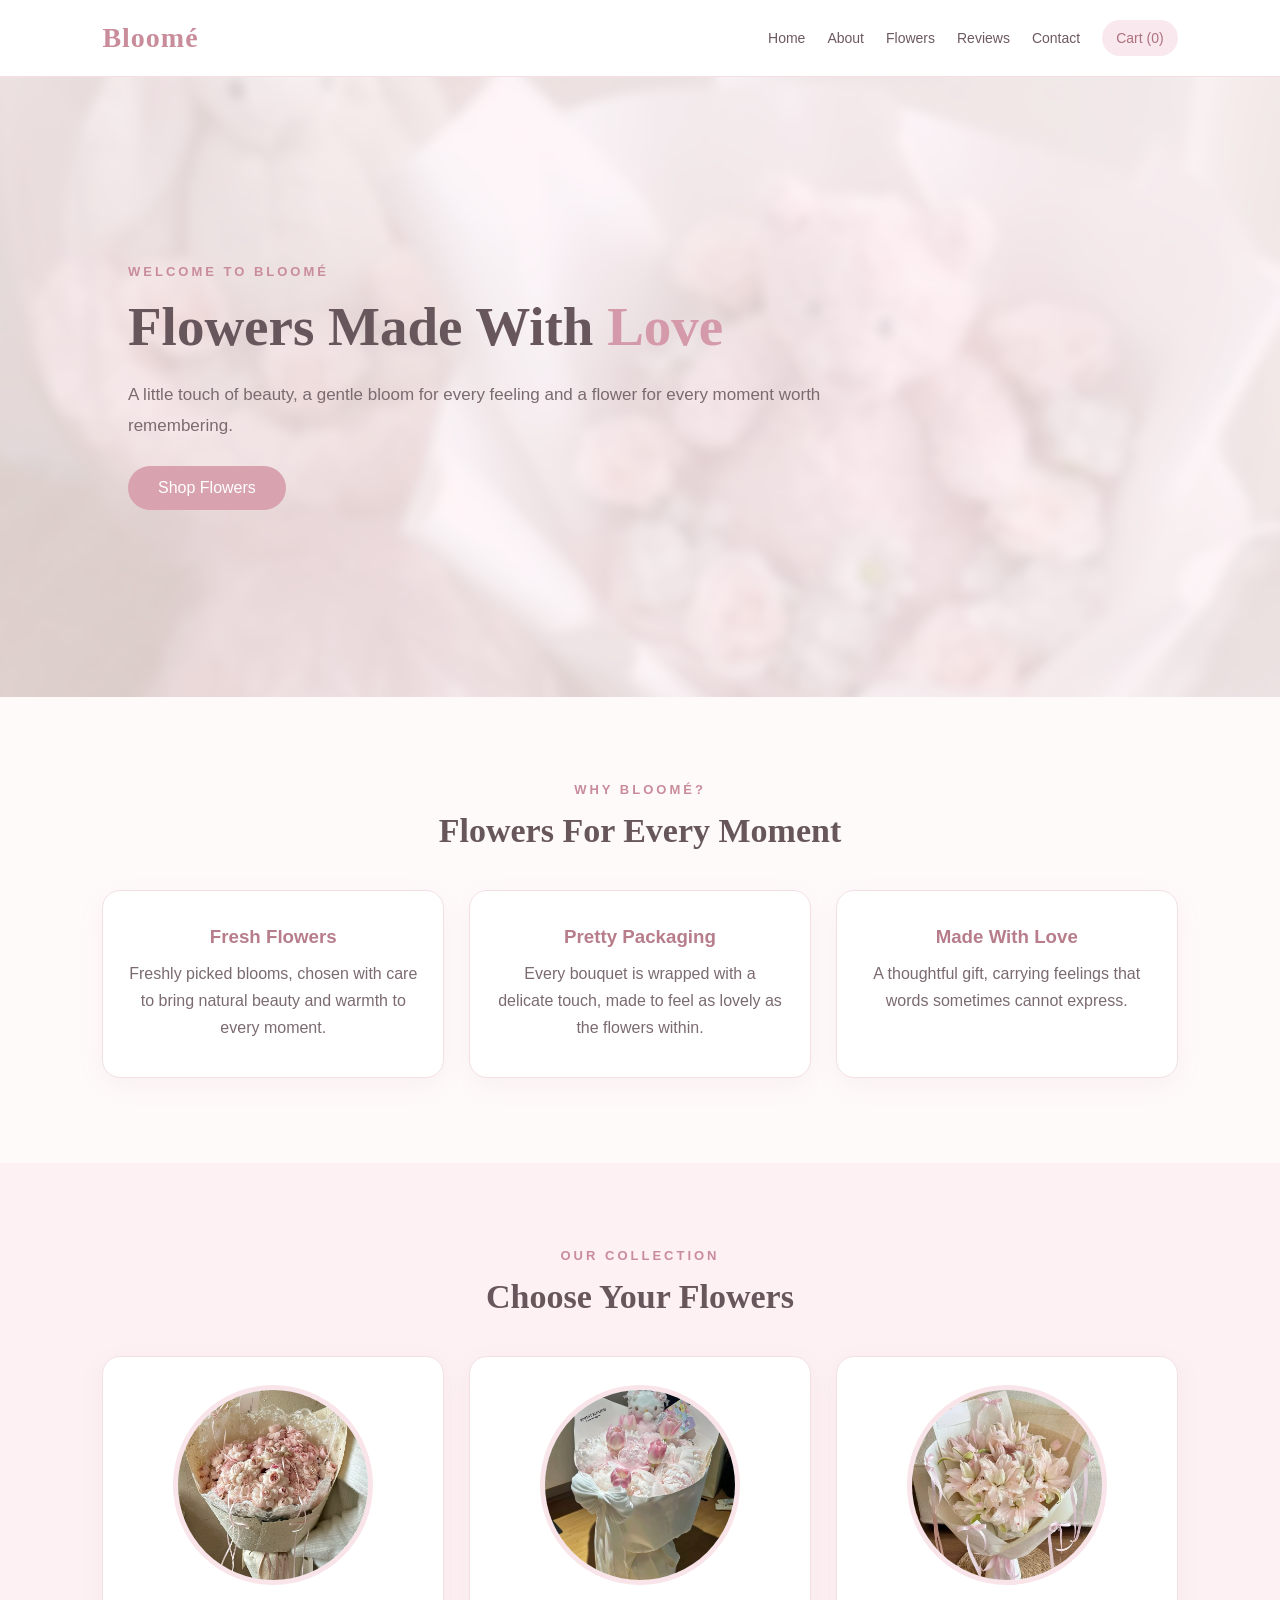
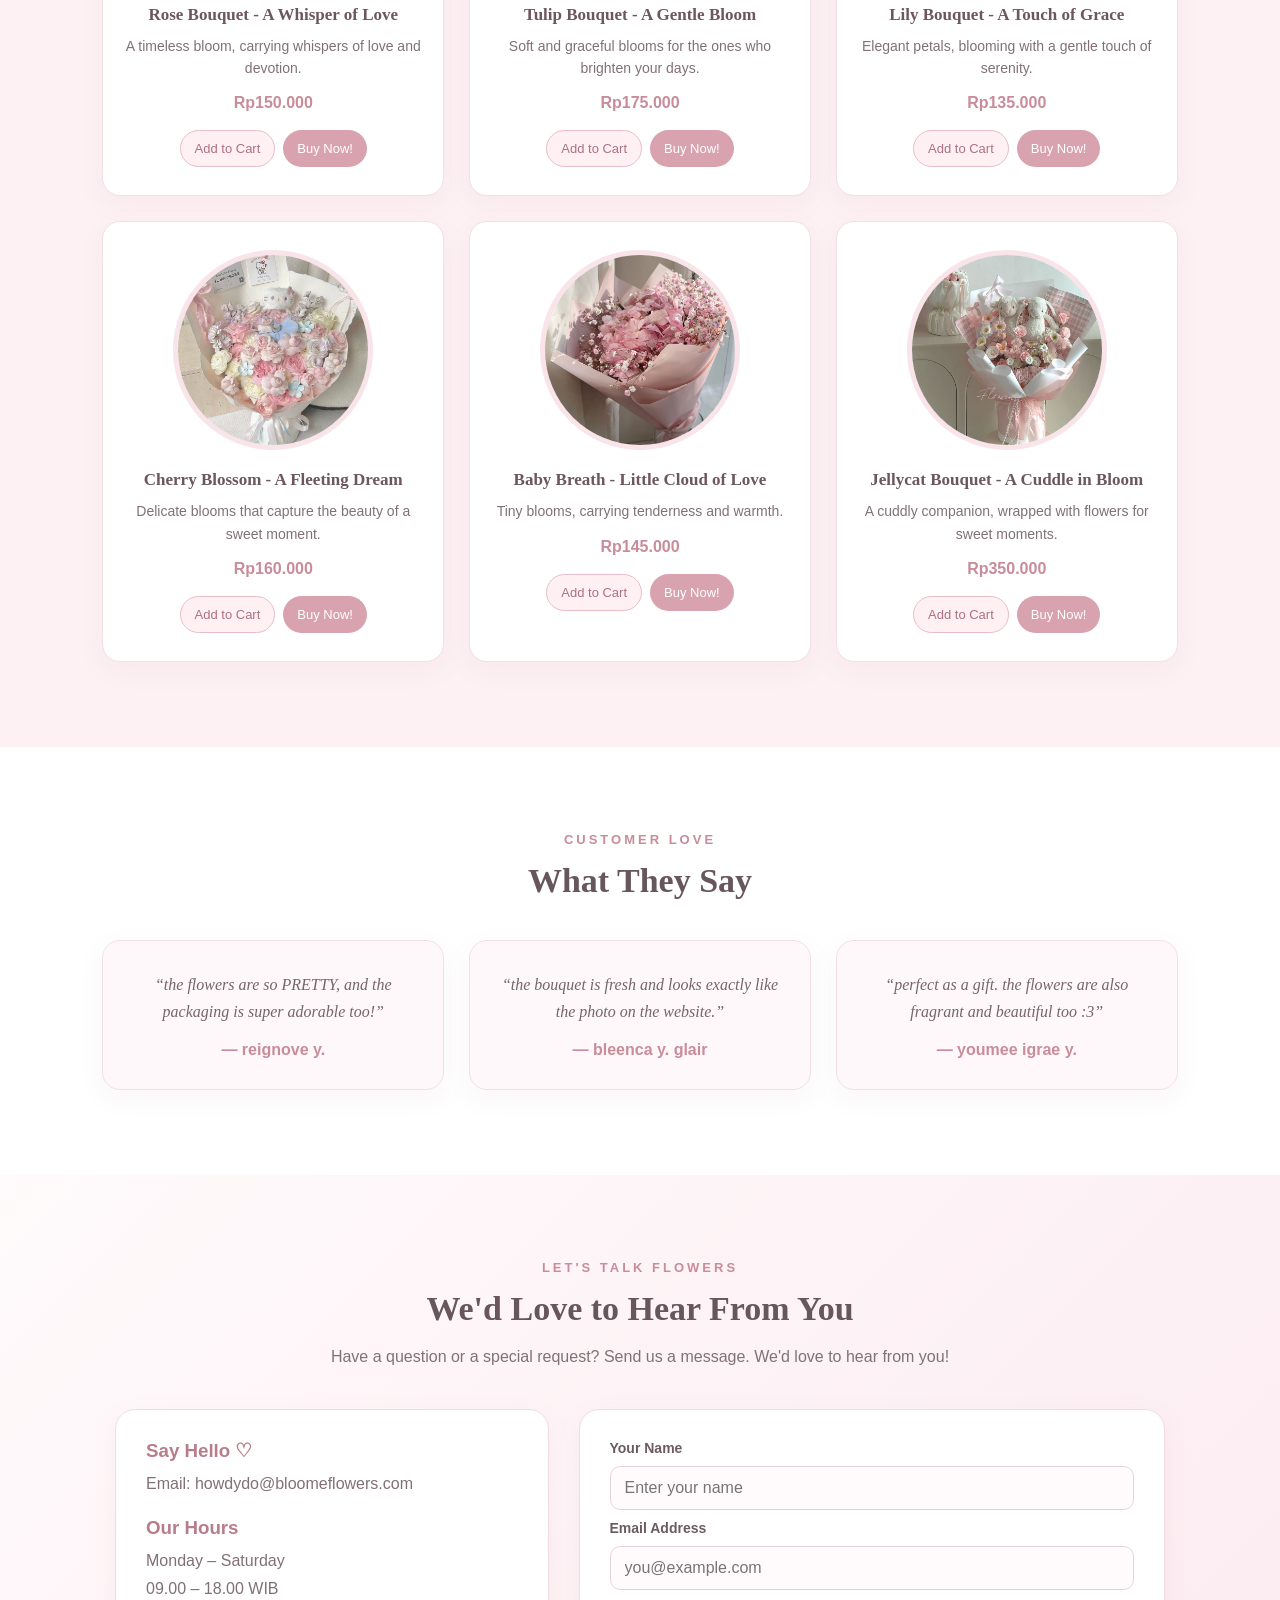
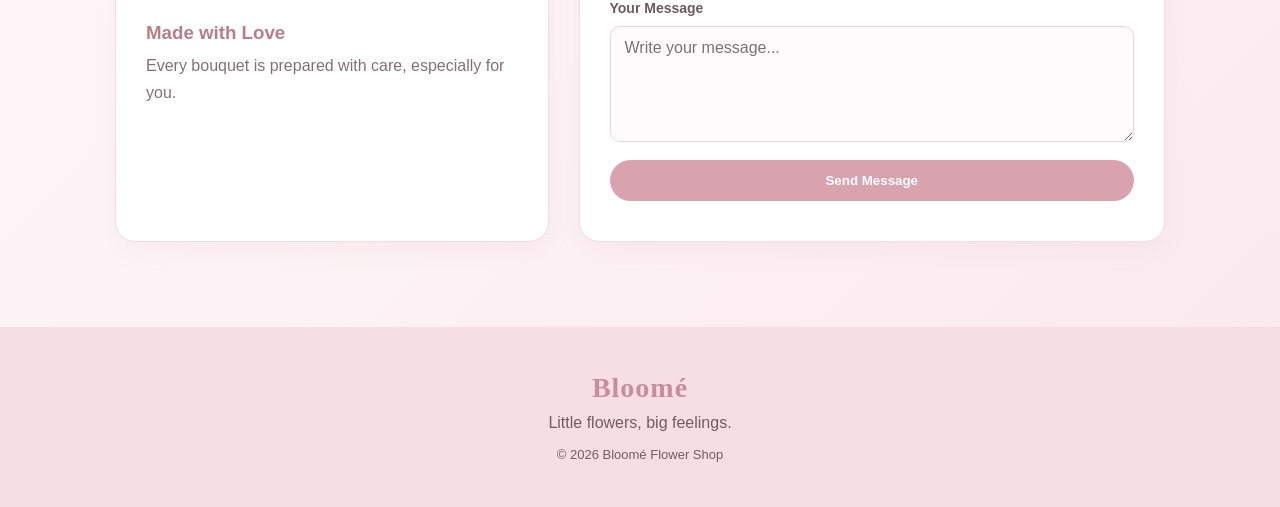
<file: index.html>
<!DOCTYPE html>
<html lang="id">
<head>
    <meta charset="UTF-8">
    <meta name="viewport" content="width=device-width, initial-scale=1.0">
    <title>Bloomé Flower Shop</title>
    <link rel="icon" type="image/png" href="logo.png">
    <link rel="stylesheet" href="style.css">
     <script src="shop.js" defer></script>
</head>
<body>

<header class="navbar">
    <div class="logo">Bloomé</div>
    <nav>
        <a href="#home">Home</a>
        <a href="#features">About</a>
        <a href="#products">Flowers</a>
        <a href="#testimonials">Reviews</a>
        <a href="#contact">Contact</a>
        <a href="checkout.html" class="cart-link">
            Cart (<span id="cart-count">0</span>)
        </a>
    </nav>
</header>

<section id="home" class="hero">
    <img src="hero-flower.jpeg" alt="Bloomé Flower Bouquet"
         class="hero-background">
    <div class="hero-content">
        <p class="small-title">WELCOME TO BLOOMÉ</p>
        <h1>Flowers Made With <span>Love</span></h1>
        <p>
            A little touch of beauty, a gentle bloom for every
            feeling and a flower for every moment worth remembering.
        </p>
        <a href="#products" class="button">Shop Flowers</a>
    </div>
</section>

<section id="features" class="section">
    <p class="section-subtitle">WHY BLOOMÉ?</p>
    <h2>Flowers For Every Moment</h2>

    <div class="features">
        <div class="feature-card">
            <h3>Fresh Flowers</h3>
            <p>Freshly picked blooms, chosen with care to bring
               natural beauty and warmth to every moment.</p>
        </div>
        <div class="feature-card">
            <h3>Pretty Packaging</h3>
            <p>Every bouquet is wrapped with a delicate touch,
               made to feel as lovely as the flowers within.</p>
        </div>
        <div class="feature-card">
            <h3>Made With Love</h3>
            <p>A thoughtful gift, carrying feelings that words
               sometimes cannot express.</p>
        </div>
    </div>
</section>

<section id="products" class="products-section">
    <div class="section">
        <p class="section-subtitle">OUR COLLECTION</p>
        <h2>Choose Your Flowers</h2>

        <div class="products">

            <div class="product-card">
                <img src="rose bouquet.jpeg" alt="Rose Bouquet">
                <h3>Rose Bouquet - A Whisper of Love</h3>
                <p>A timeless bloom, carrying whispers of love and devotion.</p>
                <span>Rp150.000</span>
                <div class="product-actions">
                    <button class="add-cart-btn"
                        data-name="Rose Bouquet" data-price="150000"
                        data-image="rose bouquet.jpeg">Add to Cart</button>
                    <button class="buy-now-btn"
                        data-name="Rose Bouquet" data-price="150000"
                        data-image="rose bouquet.jpeg">Buy Now!</button>
                </div>
            </div>

            <div class="product-card">
                <img src="tulip bouquet.jpeg" alt="Tulip Bouquet">
                <h3>Tulip Bouquet - A Gentle Bloom</h3>
                <p>Soft and graceful blooms for the ones who brighten your days.</p>
                <span>Rp175.000</span>
                <div class="product-actions">
                    <button class="add-cart-btn"
                        data-name="Tulip Bouquet" data-price="175000"
                        data-image="tulip bouquet.jpeg">Add to Cart</button>
                    <button class="buy-now-btn"
                        data-name="Tulip Bouquet" data-price="175000"
                        data-image="tulip bouquet.jpeg">Buy Now!</button>
                </div>
            </div>

            <div class="product-card">
                <img src="lily bouquet.jpeg" alt="Lily Bouquet">
                <h3>Lily Bouquet - A Touch of Grace</h3>
                <p>Elegant petals, blooming with a gentle touch of serenity.</p>
                <span>Rp135.000</span>
                <div class="product-actions">
                    <button class="add-cart-btn"
                        data-name="Lily Bouquet" data-price="135000"
                        data-image="lily bouquet.jpeg">Add to Cart</button>
                    <button class="buy-now-btn"
                        data-name="Lily Bouquet" data-price="135000"
                        data-image="lily bouquet.jpeg">Buy Now!</button>
                </div>
            </div>

            <div class="product-card">
                <img src="cherry blossom bouquet.jpeg" alt="Cherry Blossom">
                <h3>Cherry Blossom - A Fleeting Dream</h3>
                <p>Delicate blooms that capture the beauty of a sweet moment.</p>
                <span>Rp160.000</span>
                <div class="product-actions">
                    <button class="add-cart-btn"
                        data-name="Cherry Blossom" data-price="160000"
                        data-image="cherry blossom bouquet.jpeg">Add to Cart</button>
                    <button class="buy-now-btn"
                        data-name="Cherry Blossom" data-price="160000"
                        data-image="cherry blossom bouquet.jpeg">Buy Now!</button>
                </div>
            </div>

            <div class="product-card">
                <img src="baby breath bouquet.jpeg" alt="Baby Breath">
                <h3>Baby Breath - Little Cloud of Love</h3>
                <p>Tiny blooms, carrying tenderness and warmth.</p>
                <span>Rp145.000</span>
                <div class="product-actions">
                    <button class="add-cart-btn"
                        data-name="Baby Breath Bouquet" data-price="145000"
                        data-image="baby breath bouquet.jpeg">Add to Cart</button>
                    <button class="buy-now-btn"
                        data-name="Baby Breath Bouquet" data-price="145000"
                        data-image="baby breath bouquet.jpeg">Buy Now!</button>
                </div>
            </div>

            <div class="product-card">
                <img src="jellycat bouquet.jpeg" alt="Jellycat Bouquet">
                <h3>Jellycat Bouquet - A Cuddle in Bloom</h3>
                <p>A cuddly companion, wrapped with flowers for sweet moments.</p>
                <span>Rp350.000</span>
                <div class="product-actions">
                    <button class="add-cart-btn"
                        data-name="Jellycat Bouquet" data-price="350000"
                        data-image="jellycat bouquet.jpeg">Add to Cart</button>
                    <button class="buy-now-btn"
                        data-name="Jellycat Bouquet" data-price="350000"
                        data-image="jellycat bouquet.jpeg">Buy Now!</button>
                </div>
            </div>

        </div>
    </div>
</section>

<section id="testimonials" class="testimonials">
    <p class="section-subtitle">CUSTOMER LOVE</p>
    <h2>What They Say</h2>

    <div class="testimonial-container">
        <div class="testimonial-card">
            <p>“the flowers are so PRETTY, and the packaging is super adorable too!”</p>
            <h4>— reignove y.</h4>
        </div>
        <div class="testimonial-card">
            <p>“the bouquet is fresh and looks exactly like the photo on the website.”</p>
            <h4>— bleenca y. glair</h4>
        </div>
        <div class="testimonial-card">
            <p>“perfect as a gift. the flowers are also fragrant and beautiful too :3”</p>
            <h4>— youmee igrae y.</h4>
        </div>
    </div>
</section>

<section id="contact" class="contact-section">
    <div class="contact-content">
        <p class="section-subtitle">LET'S TALK FLOWERS</p>
        <h2>We'd Love to Hear From You</h2>
        <p class="contact-intro">
            Have a question or a special request?
            Send us a message. We'd love to hear from you!
        </p>

        <div class="contact-grid">
            <div class="contact-info">
                <h3>Say Hello ♡</h3>
                <p>Email: howdydo@bloomeflowers.com</p>
                <h3>Our Hours</h3>
                <p>Monday – Saturday<br>09.00 – 18.00 WIB</p>
                <h3>Made with Love</h3>
                <p>Every bouquet is prepared with care, especially for you.</p>
            </div>

            <form id="contact-form" class="contact-form">
                <label for="contact-name">Your Name</label>
                <input id="contact-name" name="name"
                       type="text" placeholder="Enter your name" required>

                <label for="contact-email">Email Address</label>
                <input id="contact-email" name="email"
                       type="email" placeholder="you@example.com" required>

                <label for="contact-message">Your Message</label>
                <textarea id="contact-message" name="message"
                          rows="5" placeholder="Write your message..."
                          required></textarea>

                <button type="submit">Send Message</button>
                <p id="contact-feedback" aria-live="polite"></p>
            </form>
        </div>
    </div>
</section>

<footer>
    <div class="footer-logo">Bloomé</div>
    <p>Little flowers, big feelings.</p>
    <p class="copyright">© 2026 Bloomé Flower Shop</p>
</footer>

<script src="shop.js"></script>
</body>
</html>
</file>
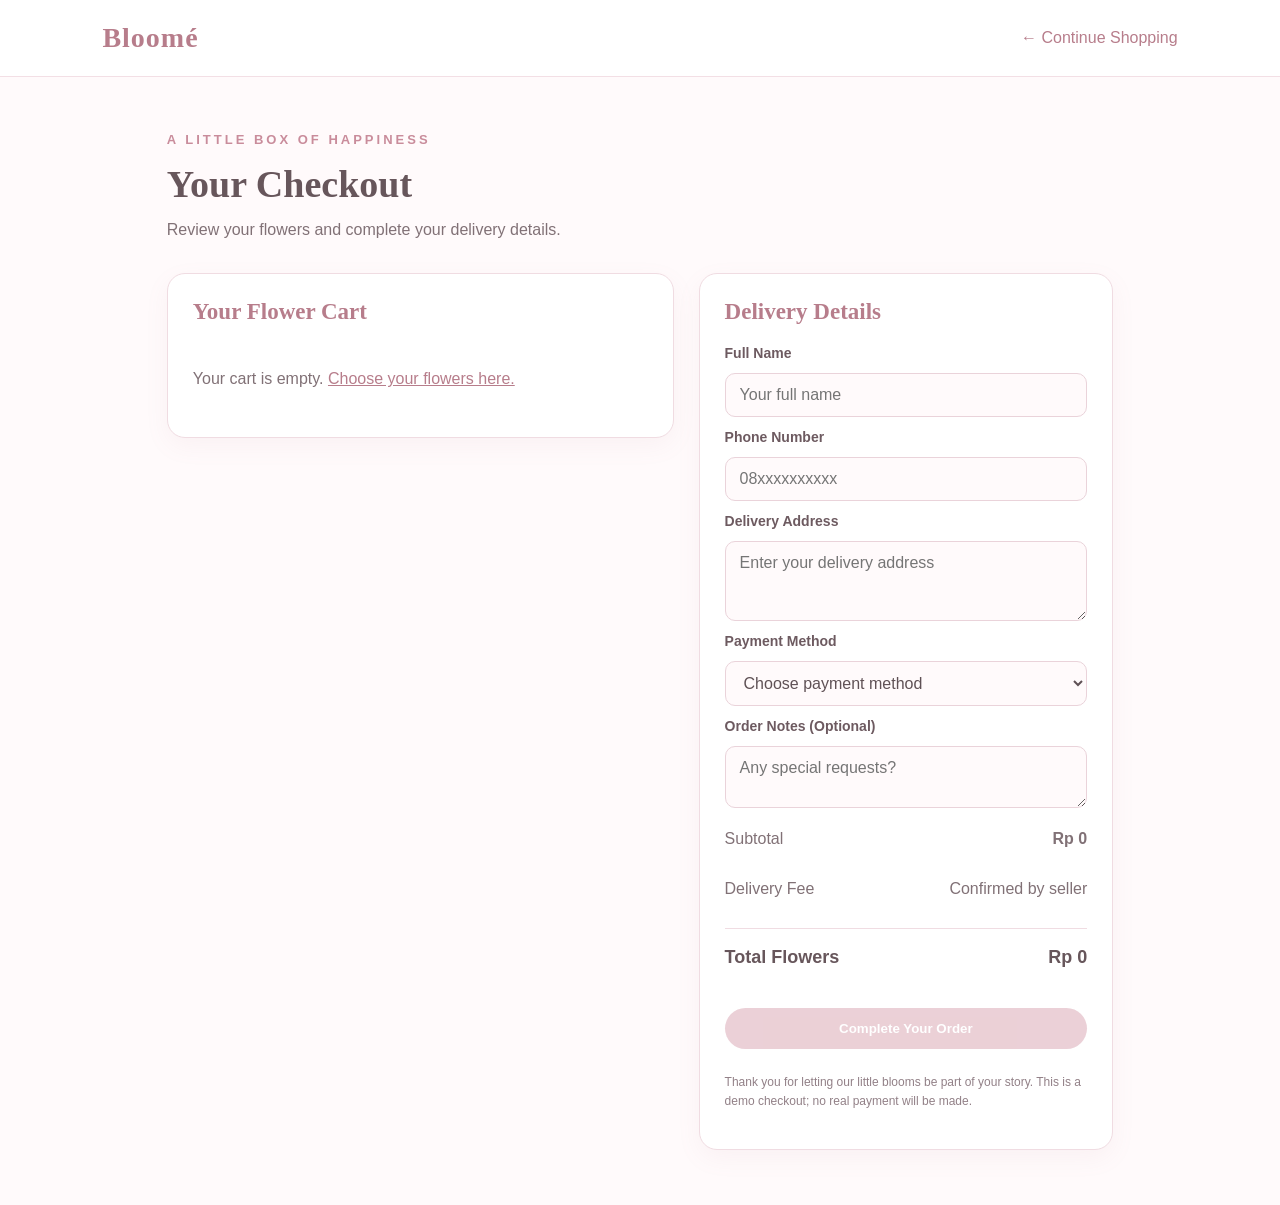
<file: checkout.html>
<!DOCTYPE html>
<html lang="id">
<head>
    <meta charset="UTF-8">
    <meta name="viewport" content="width=device-width, initial-scale=1.0">
    <title>Checkout | Bloomé</title>
        <link rel="icon" type="image/png" href="logo.png">
    <link rel="stylesheet" href="style.css">
   
   
</head>
<body class="checkout-page">

<header class="checkout-header">
    <a href="index.html" class="logo">Bloomé</a>
    <a href="index.html#products">← Continue Shopping</a>
</header>

<main class="checkout-main">
    <p class="section-subtitle">A LITTLE BOX OF HAPPINESS</p>
    <h1>Your Checkout</h1>
    <p class="checkout-subtitle">
        Review your flowers and complete your delivery details.
    </p>

    <div class="checkout-layout">

        <section class="checkout-panel">
            <h2>Your Flower Cart</h2>
            <div id="cart-items"></div>
        </section>

        <section class="checkout-panel">
            <h2>Delivery Details</h2>

            <form id="checkout-form" class="checkout-form">
                <label for="customer-name">Full Name</label>
                <input id="customer-name" name="customerName"
                       type="text" required placeholder="Your full name">

                <label for="customer-phone">Phone Number</label>
                <input id="customer-phone" name="phone"
                       type="tel" required placeholder="08xxxxxxxxxx">

                <label for="customer-address">Delivery Address</label>
                <textarea id="customer-address" name="address"
                          rows="3" required
                          placeholder="Enter your delivery address"></textarea>

                <label for="payment-method">Payment Method</label>
                <select id="payment-method" name="payment" required>
                    <option value="">Choose payment method</option>
                    <option value="Bank Transfer">Bank Transfer</option>
                    <option value="E-Wallet">E-Wallet</option>
                    <option value="COD">Cash on Delivery (COD)</option>
                </select>

                <label for="order-notes">Order Notes (Optional)</label>
                <textarea id="order-notes" name="notes" rows="2"
                          placeholder="Any special requests?"></textarea>

                <div class="summary-row">
                    <span>Subtotal</span>
                    <strong id="subtotal">Rp0</strong>
                </div>

                <div class="summary-row">
                    <span>Delivery Fee</span>
                    <span>Confirmed by seller</span>
                </div>

                <div class="summary-row summary-total">
                    <span>Total Flowers</span>
                    <strong id="total">Rp0</strong>
                </div>

                <button type="submit" class="checkout-submit">
                    Complete Your Order 
                </button>

                <p class="checkout-note">
                    Thank you for letting our little blooms be part of your story. This is a demo checkout; no real payment will be made.
                </p>

                <p id="order-feedback" aria-live="polite"></p>
            </form>
        </section>

    </div>
</main>

<script src="script.js"></script>
</body>
</html>
</file>
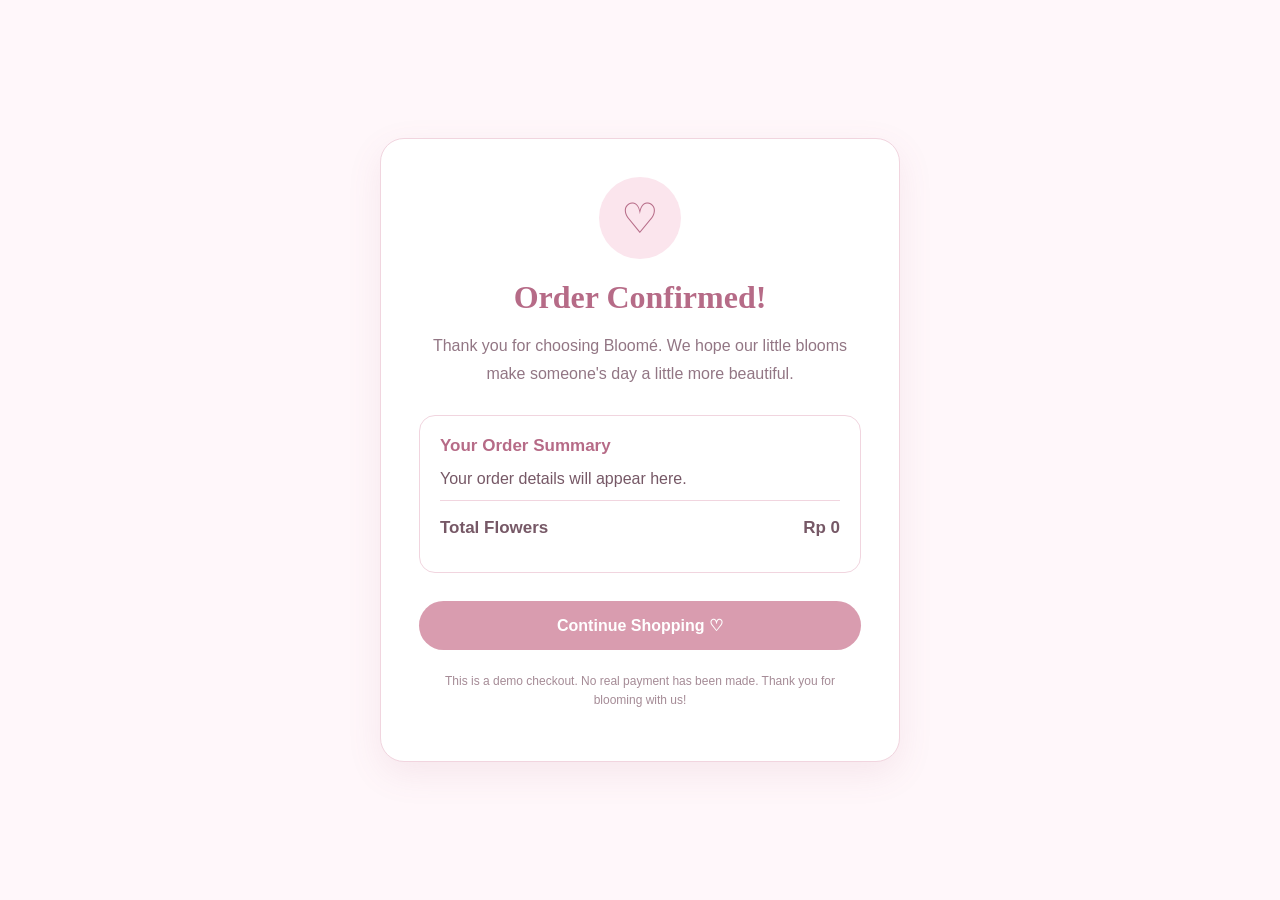
<file: success.html>
<!DOCTYPE html>
<html lang="en">
<head>
    <meta charset="UTF-8">
    <meta name="viewport" content="width=device-width, initial-scale=1.0">
    <title>Order Confirmed - Bloomé</title>
            <link rel="icon" type="image/png" href="logo.png">
    <link rel="stylesheet" href="style1.css">
    <script src="success.js"></script>

</head>
<body>

    <main class="success-card">
        <div class="success-icon">♡</div>

        <h1>Order Confirmed!</h1>

        <p class="description">
            Thank you for choosing Bloomé. We hope our little
            blooms make someone's day a little more beautiful.
        </p>

        <section class="order-summary">
            <h2 class="summary-title">Your Order Summary</h2>

            <div id="order-items">
                Your order details will appear here.
            </div>

            <div class="summary-row summary-total">
                <span>Total Flowers</span>
                <span id="order-total">Rp 0</span>
            </div>
        </section>

        <a href="index.html" class="shop-button">
            Continue Shopping ♡
        </a>

        <p class="note">
            This is a demo checkout. No real payment has been made.
            Thank you for blooming with us!
        </p>
    </main>

    
</body>
</html>
</file>
<file: style.css>
* {
    box-sizing: border-box;
    margin: 0;
    padding: 0;
}

html {
    scroll-behavior: smooth;
    scroll-padding-top: 90px;
}

body {
    font-family: Arial, sans-serif;
    background: #fffafa;
    color: #5f5155;
}

.navbar {
    position: sticky;
    top: 0;
    z-index: 1000;
    display: flex;
    justify-content: space-between;
    align-items: center;
    flex-wrap: wrap;
    gap: 15px;
    padding: 20px 8%;
    background: rgba(255,255,255,.97);
    border-bottom: 1px solid #f3dfe5;
}

.logo, .footer-logo {
    font-family: Georgia, serif;
    font-size: 28px;
    font-weight: bold;
    color: #c98c9b;
    letter-spacing: 1px;
}

nav {
    display: flex;
    align-items: center;
    flex-wrap: wrap;
    gap: 22px;
}

nav a {
    color: #6d5a60;
    text-decoration: none;
    font-size: 14px;
    transition: .3s;
}

nav a:hover {
    color: #c98c9b;
}

.cart-link {
    background: #f9e8ed;
    color: #ad7180 !important;
    padding: 10px 14px;
    border-radius: 22px;
}

.hero {
    min-height: 620px;
    position: relative;
    overflow: hidden;
    display: flex;
    align-items: center;
    padding: 80px 10%;
}

.hero-background {
    position: absolute;
    inset: 0;
    width: 100%;
    height: 100%;
    object-fit: cover;
    filter: blur(5px);
    transform: scale(1.04);
}

.hero::after {
    content: "";
    position: absolute;
    inset: 0;
    background: rgba(255,242,246,.76);
}

.hero-content {
    position: relative;
    z-index: 1;
    max-width: 700px;
}

.small-title, .section-subtitle {
    color: #c98c9b;
    font-size: 13px;
    font-weight: bold;
    letter-spacing: 3px;
    margin-bottom: 15px;
}

.hero h1 {
    font-family: Georgia, serif;
    font-size: 55px;
    line-height: 1.2;
    color: #67565b;
    margin-bottom: 20px;
}

.hero h1 span {
    color: #d59aaa;
}

.hero p:not(.small-title) {
    font-size: 17px;
    line-height: 1.8;
    color: #7b6b70;
    margin-bottom: 25px;
}

.button {
    display: inline-block;
    padding: 13px 30px;
    background: #d8a2af;
    color: white;
    text-decoration: none;
    border-radius: 25px;
    transition: .3s;
}

.button:hover {
    background: #c98c9b;
}

.section {
    padding: 85px 8%;
    text-align: center;
}

.section h2, .testimonials h2,
.contact-content h2 {
    font-family: Georgia, serif;
    font-size: 34px;
    color: #67565b;
    margin-bottom: 40px;
}

.features, .products, .testimonial-container {
    display: grid;
    grid-template-columns: repeat(3, minmax(0, 1fr));
    gap: 25px;
    max-width: 1100px;
    margin: auto;
}

.feature-card, .product-card, .testimonial-card {
    background: white;
    border: 1px solid #f2e0e5;
    border-radius: 18px;
    box-shadow: 0 8px 25px rgba(180,130,145,.08);
}

.feature-card {
    padding: 35px 25px;
}

.feature-card h3 {
    color: #b77d8b;
    margin-bottom: 12px;
}

.feature-card p {
    line-height: 1.7;
    color: #7b6b70;
}

.products-section {
    background: #fdf1f4;
}

.products {
    row-gap: 25px;
}

.product-card {
    padding: 28px 22px;
    text-align: center;
    transition: transform .3s;
}

.product-card:hover {
    transform: translateY(-5px);
}

.product-card img {
    width: 200px;
    max-width: 100%;
    height: 200px;
    display: block;
    margin: 0 auto 20px;
    object-fit: cover;
    border-radius: 50%;
    border: 5px solid #f8e4e9;
}

.product-card h3 {
    font-family: Georgia, serif;
    font-size: 17px;
    color: #6b575d;
    margin-bottom: 10px;
}

.product-card p {
    font-size: 14px;
    line-height: 1.6;
    color: #817176;
    margin-bottom: 15px;
}

.product-card > span {
    display: block;
    color: #c98c9b;
    font-weight: bold;
    margin-bottom: 18px;
}

.product-actions {
    display: flex;
    justify-content: center;
    flex-wrap: wrap;
    gap: 8px;
}

.product-card button {
    border: none;
    padding: 10px 14px;
    background: #d8a2af;
    color: white;
    border-radius: 20px;
    cursor: pointer;
    transition: .3s;
    font-size: 13px;
}

.product-card .add-cart-btn {
    background: #fff0f4;
    color: #ad7180;
    border: 1px solid #e8bdc8;
}

.product-card button:hover {
    background: #c98c9b;
    color: white;
}

.testimonials {
    padding: 85px 8%;
    text-align: center;
    background: white;
}

.testimonial-card {
    padding: 30px;
    background: #fff8fa;
}

.testimonial-card p {
    font-family: Georgia, serif;
    font-style: italic;
    line-height: 1.7;
    color: #75656a;
    margin-bottom: 15px;
}

.testimonial-card h4 {
    color: #c98c9b;
}

.contact-section {
    padding: 85px 8%;
    background: linear-gradient(135deg, #fffafb, #fbeaf0);
}

.contact-content {
    max-width: 1050px;
    margin: auto;
    text-align: center;
}

.contact-content h2 {
    margin-bottom: 15px;
}

.contact-intro {
    max-width: 620px;
    margin: 0 auto 38px;
    line-height: 1.8;
    color: #817176;
}

.contact-grid {
    display: grid;
    grid-template-columns: .85fr 1.15fr;
    gap: 30px;
    text-align: left;
}

.contact-info, .contact-form {
    background: white;
    border: 1px solid #f0dce2;
    border-radius: 20px;
    padding: 30px;
    box-shadow: 0 8px 25px rgba(180,130,145,.08);
}

.contact-info h3 {
    color: #b77d8b;
    margin-bottom: 8px;
    margin-top: 15px;
}

.contact-info h3:first-child {
    margin-top: 0;
}

.contact-info p {
    color: #817176;
    line-height: 1.7;
    margin-bottom: 20px;
}

.contact-form {
    display: flex;
    flex-direction: column;
    gap: 10px;
}

.contact-form label, .checkout-form label {
    color: #6d5a60;
    font-size: 14px;
    font-weight: bold;
}

.contact-form input, .contact-form textarea,
.checkout-form input, .checkout-form textarea,
.checkout-form select {
    width: 100%;
    padding: 12px 14px;
    border: 1px solid #ead3da;
    border-radius: 10px;
    font: inherit;
    color: #5f5155;
    background: #fffafb;
}

.contact-form input:focus, .contact-form textarea:focus,
.checkout-form input:focus, .checkout-form textarea:focus {
    outline: 2px solid #f2d1db;
}

.contact-form textarea, .checkout-form textarea {
    resize: vertical;
}

.contact-form button, .checkout-submit {
    border: none;
    padding: 13px 20px;
    border-radius: 22px;
    margin-top: 8px;
    background: #d8a2af;
    color: white;
    font-weight: bold;
    cursor: pointer;
    transition: .3s;
}

.contact-form button:hover, .checkout-submit:hover {
    background: #c98c9b;
}

#contact-feedback, #order-feedback {
    color: #a9687a;
    font-size: 14px;
    line-height: 1.6;
}

footer {
    padding: 45px 20px;
    text-align: center;
    background: #f5dfe5;
    color: #705e63;
}

.footer-logo {
    margin-bottom: 10px;
}

.copyright {
    margin-top: 15px;
    font-size: 13px;
}

/* CHECKOUT */
.checkout-page {
    min-height: 100vh;
    background: #fffafb;
}

.checkout-header {
    padding: 22px 8%;
    background: white;
    border-bottom: 1px solid #f3dfe5;
    display: flex;
    justify-content: space-between;
    align-items: center;
    gap: 15px;
}

.checkout-header a {
    color: #b77d8b;
    text-decoration: none;
}

.checkout-main {
    max-width: 1100px;
    margin: auto;
    padding: 55px 6%;
}

.checkout-main h1 {
    font-family: Georgia, serif;
    color: #67565b;
    font-size: 38px;
    margin-bottom: 10px;
}

.checkout-subtitle {
    color: #817176;
    line-height: 1.7;
    margin-bottom: 30px;
}

.checkout-layout {
    display: grid;
    grid-template-columns: 1.1fr .9fr;
    gap: 25px;
    align-items: start;
}

.checkout-panel {
    background: white;
    border: 1px solid #f0dce2;
    border-radius: 18px;
    padding: 25px;
    box-shadow: 0 8px 25px rgba(180,130,145,.07);
}

.checkout-panel h2 {
    color: #b77d8b;
    font-family: Georgia, serif;
    font-size: 23px;
    margin-bottom: 20px;
}

.cart-item {
    display: grid;
    grid-template-columns: 75px 1fr;
    gap: 12px;
    padding: 16px 0;
    border-bottom: 1px solid #f5e5e9;
    align-items: center;
}

.cart-item img {
    width: 75px;
    height: 75px;
    object-fit: cover;
    border-radius: 12px;
}

.cart-item h3 {
    font-size: 14px;
    color: #67565b;
    margin-bottom: 7px;
}

.item-price {
    color: #b77d8b;
    font-weight: bold;
    font-size: 14px;
}

.quantity-controls {
    display: flex;
    align-items: center;
    gap: 9px;
    margin-top: 10px;
}

.quantity-controls button, .remove-item {
    border: 1px solid #ead3da;
    background: #fff4f7;
    color: #a9687a;
    cursor: pointer;
    border-radius: 8px;
    padding: 5px 10px;
}

.remove-item {
    margin-top: 8px;
}

.cart-empty {
    padding: 20px 0;
    color: #817176;
    line-height: 1.7;
}

.cart-empty a {
    color: #b77d8b;
}

.checkout-form {
    display: flex;
    flex-direction: column;
    gap: 12px;
}

.checkout-form textarea {
    resize: vertical;
}

.summary-row {
    display: flex;
    justify-content: space-between;
    gap: 15px;
    padding: 10px 0;
    color: #817176;
}

.summary-total {
    border-top: 1px solid #f0dce2;
    margin-top: 8px;
    padding-top: 18px;
    color: #67565b;
    font-size: 18px;
    font-weight: bold;
}

.checkout-submit {
    width: 100%;
    margin-top: 18px;
}

.checkout-submit:disabled {
    opacity: .5;
    cursor: not-allowed;
}

.checkout-note {
    font-size: 12px;
    color: #928087;
    line-height: 1.6;
    margin-top: 12px;
}

@media (max-width: 900px) {
    .features, .products, .testimonial-container {
        grid-template-columns: repeat(2, minmax(0, 1fr));
    }

    .hero h1 {
        font-size: 42px;
    }
}

@media (max-width: 650px) {
    .navbar {
        flex-direction: column;
        padding: 15px 20px;
    }

    nav {
        justify-content: center;
        gap: 12px;
    }

    nav a {
        font-size: 13px;
    }

    .hero {
        min-height: 560px;
        padding: 60px 25px;
    }

    .hero-content {
        text-align: center;
    }

    .hero h1 {
        font-size: 36px;
    }

    .hero p:not(.small-title) {
        font-size: 15px;
    }

    .section, .testimonials, .contact-section {
        padding: 60px 20px;
    }

    .section h2, .testimonials h2,
    .contact-content h2 {
        font-size: 28px;
    }

    .features, .products, .testimonial-container,
    .contact-grid, .checkout-layout {
        grid-template-columns: 1fr;
    }

    .product-card {
        padding: 25px 20px;
    }

    .checkout-header {
        padding: 18px 20px;
    }

    .checkout-main {
        padding: 35px 18px;
    }

    .checkout-main h1 {
        font-size: 31px;
    }

    .checkout-panel, .contact-info, .contact-form {
        padding: 20px;
    }
}


/* Bloomé Toast Notification */
.bloome-toast {
    position: fixed;
    top: 25px;
    right: 25px;
    z-index: 9999;
    display: flex;
    align-items: center;
    gap: 12px;
    width: min(340px, calc(100vw - 40px));
    padding: 16px 18px;
    background: #fff7fa;
    color: #9b526d;
    border: 1px solid #f2c6d7;
    border-radius: 16px;
    box-shadow: 0 8px 30px rgba(170, 91, 120, 0.18);
    font-family: inherit;
    opacity: 0;
    transform: translateX(25px);
    transition: opacity 0.3s ease, transform 0.3s ease;
    pointer-events: none;
}

.bloome-toast.show {
    opacity: 1;
    transform: translateX(0);
}

.bloome-toast-icon {
    display: flex;
    align-items: center;
    justify-content: center;
    flex-shrink: 0;
    width: 42px;
    height: 42px;
    background: #fbe3ec;
    border-radius: 12px;
    font-size: 21px;
}

.bloome-toast-message {
    font-size: 13px;
    line-height: 1.5;
}

.bloome-toast-message strong {
    display: block;
    margin-bottom: 3px;
    font-size: 14px;
    color: #a64d70;
}

@media (max-width: 480px) {
    .bloome-toast {
        top: 15px;
        right: 12px;
        width: calc(100vw - 54px);
    }
}
</file>
<file: style1.css>
body {
            margin: 0;
            min-height: 100vh;
            display: flex;
            align-items: center;
            justify-content: center;
            padding: 24px;
            box-sizing: border-box;
            background: #fff7fa;
            font-family: Arial, sans-serif;
            color: #765866;
        }

        .success-card {
            width: 100%;
            max-width: 520px;
            padding: 38px;
            box-sizing: border-box;
            text-align: center;
            background: white;
            border: 1px solid #f1d5df;
            border-radius: 24px;
            box-shadow: 0 12px 35px rgba(170, 91, 120, 0.10);
        }

        .success-icon {
            width: 82px;
            height: 82px;
            margin: 0 auto 20px;
            display: flex;
            align-items: center;
            justify-content: center;
            border-radius: 50%;
            background: #fbe5ed;
            color: #b66b87;
            font-size: 42px;
        }

        h1 {
            margin: 0 0 12px;
            color: #b66b87;
            font-family: Georgia, serif;
            font-size: 32px;
        }

        .description {
            line-height: 1.7;
            color: #927684;
        }

        .order-summary {
            margin: 28px 0;
            padding: 20px;
            text-align: left;
            border: 1px solid #f1d5df;
            border-radius: 16px;
        }

        .summary-title {
            margin-top: 0;
            color: #b66b87;
            font-size: 17px;
        }

        .summary-row {
            display: flex;
            justify-content: space-between;
            gap: 12px;
            margin: 12px 0;
            line-height: 1.5;
        }

        .summary-total {
            padding-top: 14px;
            border-top: 1px solid #f1d5df;
            font-weight: bold;
            font-size: 17px;
        }

        .shop-button {
            display: block;
            padding: 15px;
            border-radius: 30px;
            background: #d99caf;
            color: white;
            text-decoration: none;
            font-weight: bold;
            transition: 0.3s;
        }

        .shop-button:hover {
            background: #bd7d95;
            transform: translateY(-2px);
        }

        .note {
            margin-top: 22px;
            font-size: 12px;
            line-height: 1.6;
            color: #a58b96;
        }

        @media (max-width: 480px) {
            .success-card {
                padding: 25px 20px;
            }

            h1 {
                font-size: 27px;
            }
        }
</file>
